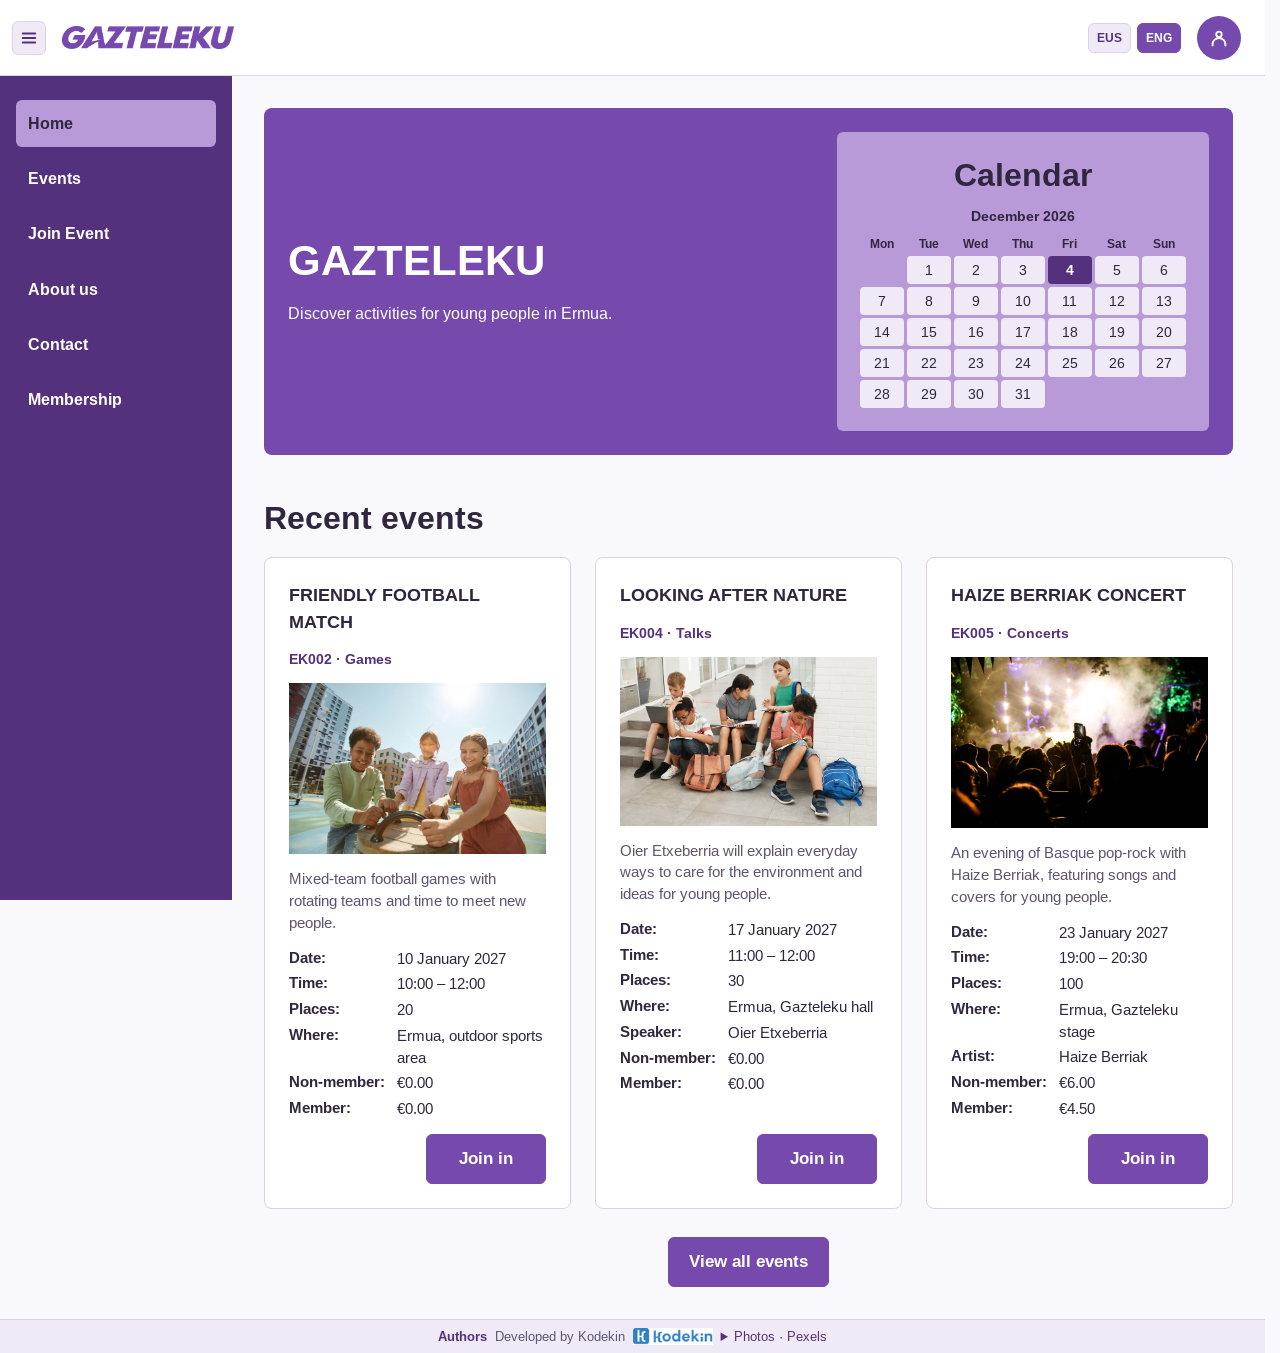
<file: GAZTELEKU_Web/index.html>
<!DOCTYPE html>
<html lang="en">
<head>
  <meta charset="utf-8">
  <meta name="viewport" content="width=device-width, initial-scale=1">
  <title>Gazteleku</title>
  <!-- Letra mota eta estiloak kargatzen dira / Load the font and styles -->
  <link rel="stylesheet" href="https://fonts.googleapis.com/css2?family=Arimo:wght@400;700&display=swap">
  <link rel="stylesheet" href="css/style.css">
</head>
<body>
<div class="app">

  <!-- Goiko barra / Top bar -->
  <header class="top">
    <button class="menu-btn" id="menu-btn" type="button" aria-controls="side" aria-expanded="true" aria-label="Menu">
      <svg width="18" height="18" viewBox="0 0 20 20" aria-hidden="true">
        <path d="M3 5h14M3 10h14M3 15h14"></path>
      </svg>
    </button>
    <a class="logo" href="#home" aria-label="Gazteleku · Home">
      <img src="images/Gazteleku_Logo.png" alt="Gazteleku" width="4231" height="565">
    </a>

    <div class="lang">
      <button type="button" data-lang="eu" lang="eu" aria-label="Euskara" aria-pressed="false">EUS</button>
      <button type="button" data-lang="en" lang="en" aria-label="English" aria-pressed="true" class="active">ENG</button>
    </div>

    <button class="avatar" id="account-btn" type="button" aria-haspopup="dialog" aria-controls="account-menu" aria-label="Account">
      <span id="avatar" hidden></span>
      <svg id="avatar-icon" width="22" height="22" viewBox="0 0 24 24" aria-hidden="true">
        <circle cx="12" cy="8" r="3"></circle>
        <path d="M5 21v-2a7 7 0 0 1 14 0v2"></path>
      </svg>
    </button>
  </header>

  <!-- Alboko menua / Side menu -->
  <aside class="side" id="side">
    <nav class="menu">
      <a href="#home" data-i18n="nav_home">Home</a>
      <a href="#events" data-i18n="nav_events">Events</a>
      <a href="#join" data-i18n="nav_join">Join Event</a>
      <a href="#about" data-i18n="nav_about">About us</a>
      <a href="#contact" data-i18n="nav_contact">Contact</a>
      <a href="#membership" data-i18n="nav_membership">Membership</a>
    </nav>
  </aside>

  <!-- Hemen webaren atalak daude / Here are the website sections -->
  <main>

    <!-- Hasiera: ongietorria eta ekintzak / Home: welcome and activities -->
    <section class="view" data-view="home">
      <div class="hero panel">
        <div class="hero-intro">
          <h1>GAZTELEKU</h1>
          <p data-i18n="home_intro">Discover activities for young people in Ermua.</p>
        </div>
        <div class="calendar">
          <h2 data-i18n="calendar">Calendar</h2>
          <!-- Hemen egutegiaren taula dago / Here is the calendar table -->
          <table class="calendar-table" id="calendar-table">
            <caption></caption>
            <thead>
              <tr>
                <th scope="col"></th>
                <th scope="col"></th>
                <th scope="col"></th>
                <th scope="col"></th>
                <th scope="col"></th>
                <th scope="col"></th>
                <th scope="col"></th>
              </tr>
            </thead>
            <tbody></tbody>
          </table>
        </div>
      </div>
      <h2 class="section-title" data-i18n="recent_events">Recent events</h2>
      <div class="cards" data-events="next"></div>
      <div class="top-gap view-events">
        <a class="btn accent" href="#events" data-i18n="view_all_events">View all events</a>
      </div>
    </section>

    <!-- Asteburuko eta udako ekintzak / Weekend and summer activities -->
    <section class="view" data-view="events">
      <h1 data-i18n="nav_events">Events</h1>
      <p class="lead" data-i18n="sample_activities">Example activities with fictional dates and participants.</p>
      <section class="event-group">
        <h2 class="section-title" data-i18n="weekend_events">Weekend activities</h2>
        <h3 class="event-subtitle" data-i18n="talk">Talks</h3>
        <div class="cards" data-events="talk"></div>
        <h3 class="event-subtitle" data-i18n="concert">Concerts</h3>
        <div class="cards" data-events="concert"></div>
        <h3 class="event-subtitle" data-i18n="game">Games</h3>
        <div class="cards" data-events="game"></div>
        <h3 class="event-subtitle" data-i18n="trip">Trips</h3>
        <div class="cards" data-events="trip"></div>
      </section>
      <section class="event-group">
        <h2 class="section-title" data-i18n="summer_events">Summer activities</h2>
        <h3 class="event-subtitle" data-i18n="daytime_events">Daytime activities</h3>
        <h4 class="event-subtitle" data-i18n="surf_intro">Introduction to surfing</h4>
        <div class="cards" data-events="surf_intro"></div>
        <h4 class="event-subtitle" data-i18n="paddle_surf">Paddle surfing</h4>
        <div class="cards" data-events="paddle_surf"></div>
        <h4 class="event-subtitle" data-i18n="mountain_trip">Mountain trips</h4>
        <div class="cards" data-events="mountain_trip"></div>
        <h3 class="event-subtitle" data-i18n="night_events">Night activities</h3>
        <div class="cards" data-events="night_activity"></div>
      </section>
    </section>

    <!-- Ekintza batean izena emateko formularioa / Form to join an activity -->
    <section class="view" data-view="join">
      <h1 data-i18n="nav_join">Join Event</h1>
      <form class="card-form join-form top-gap" id="join-form" novalidate>
        <label>
          <span data-i18n="event_type">Event type</span>
          <input name="eventType" readonly>
        </label>
        <label>
          <span data-i18n="nav_events">Events</span>
          <select name="eventChoice" required></select>
        </label>
        <fieldset class="join-prices">
          <legend data-i18n="price">Price</legend>
          <label>
            <span data-i18n="non_member_price">Non-member</span>
            <input name="price" readonly>
          </label>
          <label>
            <span data-i18n="member_price">Member</span>
            <input name="memberPrice" readonly>
          </label>
        </fieldset>
        <label>
          <span data-i18n="payment">Payment</span>
          <select name="payment" required>
            <option value="" data-i18n="choose_payment">Choose a payment method</option>
            <option value="cash" data-i18n="payment_cash">Cash</option>
            <option value="card" data-i18n="payment_card">Card</option>
          </select>
        </label>
        <p class="full join-person" id="join-person" hidden></p>
        <dl class="event-details full" id="join-details"></dl>
        <p class="event-description full" id="join-description"></p>
        <div class="actions">
          <button class="btn accent" type="submit" data-i18n="join_in">Join in</button>
        </div>
        <p class="status full" id="join-status" role="status"></p>
      </form>
    </section>

    <!-- Gaztelekuri buruzko informazioa eta taldea / Gazteleku information and team -->
    <section class="view" data-view="about">
      <h1 data-i18n="nav_about">ABOUT US</h1>
      <p class="lead" data-i18n="about_team">Example team profiles with fictional names and illustrative stock photos.</p>
      <h2 class="section-title" data-i18n="staff">Staff</h2>
      <div class="tiles" id="coordinators"></div>
    </section>

    <!-- Iradokizunak bidaltzeko formularioa eta kontaktua / Suggestion form and contact details -->
    <section class="view" data-view="contact">
      <h1 data-i18n="nav_contact">Contact</h1>
      <div class="split top-gap">
        <div class="box">
          <h2 data-i18n="suggestion">Suggestion</h2>
          <form id="contact-form" novalidate>
            <div class="stack">
              <label><span data-i18n="title_label">Title</span>
                <input name="title" required>
              </label>
              <label><span data-i18n="message_label">Message</span>
                <textarea name="message" required></textarea>
              </label>
              <div class="actions">
                <p class="status" id="contact-status"></p>
                <button class="btn accent" type="submit" data-i18n="send">Send</button>
              </div>
            </div>
          </form>
        </div>
        <div class="box">
          <h2 data-i18n="contact_info">Contact</h2>
          <p><strong data-i18n="email">Email</strong>: hello@example.com</p>
          <p><strong data-i18n="phone">Phone</strong>: +34 000 000 000</p>
          <p><strong>Instagram</strong>: @weborria</p>
          <p><strong data-i18n="location">Location</strong>: <span lang="eu">Ermua, Herriko plaza 1</span></p>
        </div>
      </div>
    </section>

    <!-- Bazkidearen eta tutorearen datuak / Member and tutor details -->
    <section class="view" data-view="membership">
      <h1 data-i18n="nav_membership">Membership</h1>
      <div class="box top-gap" id="membership-guest">
        <p data-i18n="membership_login">Log in to see your membership details.</p>
        <a class="btn accent" href="#login" data-i18n="login">Login</a>
      </div>
      <div class="split top-gap" id="membership-details" hidden>
        <section class="box">
          <h2 data-i18n="member_details">Member details</h2>
          <dl class="member-details" id="member-data">
            <dt data-i18n="id_number">ID</dt><dd data-field="idNumber"></dd>
            <dt data-i18n="name">Name</dt><dd data-field="name"></dd>
            <dt data-i18n="surname">Surname</dt><dd data-field="surname"></dd>
            <dt data-i18n="phone">Phone</dt><dd data-field="phone"></dd>
            <dt data-i18n="address">Address</dt><dd data-field="address"></dd>
            <dt data-i18n="country">Country</dt><dd data-field="country"></dd>
            <dt data-i18n="postal_code">Postal code</dt><dd data-field="postalCode"></dd>
            <dt data-i18n="birth">Birth date</dt><dd data-field="birth"></dd>
            <dt data-i18n="email">Email</dt><dd data-field="email"></dd>
          </dl>
        </section>
        <section class="box">
          <h2 data-i18n="tutor">Tutor</h2>
          <p id="no-tutor" data-i18n="no_tutor" hidden>No tutor is registered for this account.</p>
          <dl class="member-details" id="tutor-data" hidden>
            <dt data-i18n="id_number">ID</dt><dd data-field="idNumber"></dd>
            <dt data-i18n="name">Name</dt><dd data-field="name"></dd>
            <dt data-i18n="surname">Surname</dt><dd data-field="surname"></dd>
            <dt data-i18n="phone">Phone</dt><dd data-field="phone"></dd>
            <dt data-i18n="address">Address</dt><dd data-field="address"></dd>
            <dt data-i18n="country">Country</dt><dd data-field="country"></dd>
            <dt data-i18n="postal_code">Postal code</dt><dd data-field="postalCode"></dd>
            <dt data-i18n="birth">Birth date</dt><dd data-field="birth"></dd>
            <dt data-i18n="email">Email</dt><dd data-field="email"></dd>
            <dt data-i18n="tutor_id">Tutor ID</dt><dd data-field="tutorId"></dd>
          </dl>
        </section>
      </div>
    </section>

    <!-- Saioa hasteko formularioa / Login form -->
    <section class="view" data-view="login">
      <div class="narrow">
        <h1 data-i18n="login_title">Login</h1>
        <form class="card-form" id="login-form" novalidate>
          <label><span data-i18n="email">Email</span>
            <input name="email" type="email" required>
          </label>
          <label><span data-i18n="password">Password</span>
            <input name="password" type="password" required>
          </label>
          <div class="actions">
            <p class="status" id="login-status"></p>
            <button class="btn" type="button" id="fake-login-btn" data-i18n="fake_login">Fake log</button>
            <button class="btn accent" type="submit" data-i18n="login">Login</button>
          </div>
          <p class="switch"><span data-i18n="no_account">No account yet?</span> <a href="#signup" data-i18n="create_account">Create one</a></p>
        </form>
      </div>
    </section>

    <!-- Kontua sortzeko formularioa / Form to create an account -->
    <section class="view" data-view="signup">
      <div class="narrow wide">
        <h1 data-i18n="signup_title">Sign up</h1>
        <form class="card-form grid2" id="signup-form" novalidate>
          <label><span data-i18n="name">Name</span> <input name="name" required></label>
          <label><span data-i18n="surname">Surname</span> <input name="surname" required></label>
          <label><span data-i18n="birth">Birth date</span> <input id="birth" name="birth" type="date" required></label>
          <label><span data-i18n="id_number">ID</span> <input name="idNumber" required></label>
          <label><span data-i18n="phone">Phone</span> <input name="phone" type="tel"></label>
          <label><span data-i18n="country">Country</span> <input name="country" required></label>
          <label class="full"><span data-i18n="address">Address</span> <input name="address" required></label>
          <label><span data-i18n="postal_code">Postal code</span> <input name="postal" required></label>
          <label class="full"><span data-i18n="email">Email</span> <input name="email" type="email" required></label>
          <label><span data-i18n="password">Password</span> <input name="password" type="password" required minlength="8"></label>
          <label><span data-i18n="repeat_password">Repeat password</span> <input name="password2" type="password" required minlength="8"></label>
          <label class="check full"><input name="terms" type="checkbox" required> <span data-i18n="terms">I accept the terms and privacy policy</span></label>
          <div class="actions">
            <p class="status" id="signup-status"></p>
            <button class="btn accent" type="submit" data-i18n="signup">Sign up</button>
          </div>
          <p class="switch full"><span data-i18n="have_account">Already have an account?</span> <a href="#login" data-i18n="login">Login</a></p>
        </form>
      </div>
    </section>

    <!-- Kontuaren ezarpenak / Account settings -->
    <section class="view" data-view="settings">
      <h1 data-i18n="settings_title">Settings</h1>
      <div class="split top-gap">

        <form class="card-form" id="profile-form" novalidate>
          <h2 data-i18n="profile">Profile</h2>
          <label><span data-i18n="name">Name</span> <input name="name" required></label>
          <label><span data-i18n="surname">Surname</span> <input name="surname" required></label>
          <label><span data-i18n="email">Email</span> <input name="email" type="email" disabled></label>
          <label><span data-i18n="phone">Phone</span> <input name="phone" type="tel"></label>
          <div class="actions">
            <p class="status" id="profile-status"></p>
            <button class="btn accent" type="submit" data-i18n="save">Save</button>
          </div>
        </form>

        <form class="card-form" id="password-form" novalidate>
          <h2 data-i18n="change_password">Change password</h2>
          <label><span data-i18n="current_password">Current password</span> <input name="current" type="password" required></label>
          <label><span data-i18n="new_password">New password</span> <input name="next" type="password" required minlength="8"></label>
          <label><span data-i18n="repeat_password">Repeat password</span> <input name="next2" type="password" required minlength="8"></label>
          <div class="actions">
            <p class="status" id="password-status"></p>
            <button class="btn accent" type="submit" data-i18n="save">Save</button>
          </div>
        </form>

        <div class="card-form">
          <h2 data-i18n="preferences">Preferences</h2>
          <label><span data-i18n="language">Language</span>
            <select id="pref-lang">
              <option value="eu" data-i18n="basque">Basque</option>
              <option value="en" data-i18n="english">English</option>
            </select>
          </label>
          <label class="check"><input type="checkbox" id="pref-notify"> <span data-i18n="notify">Email me about new events</span></label>
          <div class="actions">
            <p class="status" id="prefs-status"></p>
            <button class="btn accent" type="button" id="prefs-save" data-i18n="save">Save</button>
          </div>
        </div>

      </div>
    </section>

  </main>
  <!-- Orriaren oina eta argazkien egileak / Page footer and photo credits -->
  <footer class="site-footer">
    <h2 data-i18n="credits">Authors</h2>
    <p data-i18n="developed_by">Developed by Kodekin</p>
    <img src="images/logo.png" alt="Kodekin" width="101" height="21">
    <details class="photo-credits">
      <summary data-i18n="photo_credits">Photos · Pexels</summary>
      <ul id="photo-credits-list"></ul>
    </details>
  </footer>
</div>

<!-- Kontuaren aukerak dituen leihoa / Window with account options -->
<dialog class="account-menu" id="account-menu" aria-labelledby="account-title">
  <div class="account-menu-content">
    <form method="dialog">
      <button class="account-close" id="account-close" type="submit" aria-label="Close">×</button>
    </form>
    <h2 id="account-title" data-i18n="account">Account</h2>
    <div class="menu-group" id="menu-guest">
      <a class="btn accent" href="#login" data-i18n="login">Login</a>
      <a class="btn" href="#signup" data-i18n="signup">Sign up</a>
    </div>
    <div class="menu-group" id="menu-user" hidden>
      <button class="btn danger" type="button" id="logout-btn" data-i18n="logout">Logout</button>
      <a class="btn" href="#settings" data-i18n="settings">Settings</a>
    </div>
  </div>
</dialog>

<!-- Adingabeen tutorearen datuak eskatzeko leihoa / Window to ask for a minor's tutor details -->
<div class="popup-backdrop" id="tutor-popup" hidden>
  <div class="popup-box">
    <form class="card-form grid2" id="tutor-form" novalidate>
      <h2 class="full" data-i18n="tutor">Tutor</h2>
      <label><span data-i18n="name">Name</span> <input name="name" required></label>
      <label><span data-i18n="surname">Surname</span> <input name="surname" required></label>
      <label><span data-i18n="birth">Birth date</span> <input name="birth" type="date" required></label>
      <label><span data-i18n="id_number">ID</span> <input name="idNumber" required></label>
      <label><span data-i18n="phone">Phone</span> <input name="phone" type="tel" required></label>
      <label><span data-i18n="country">Country</span> <input name="country" required></label>
      <label class="full"><span data-i18n="address">Address</span> <input name="address" required></label>
      <label><span data-i18n="postal_code">Postal code</span> <input name="postal" required></label>
      <label class="full"><span data-i18n="email">Email</span> <input name="email" type="email" required></label>
      <div class="actions">
        <p class="status" id="tutor-status"></p>
        <button class="btn" type="button" id="tutor-cancel" data-i18n="cancel">Cancel</button>
        <button class="btn accent" type="submit" data-i18n="send">Send</button>
      </div>
    </form>
  </div>
</div>

<!-- JavaScript fitxategiak kargatzen dira / Load the JavaScript files -->
<script src="js/events.js"></script>
<script src="js/app.js"></script>
</body>
</html>
</file>
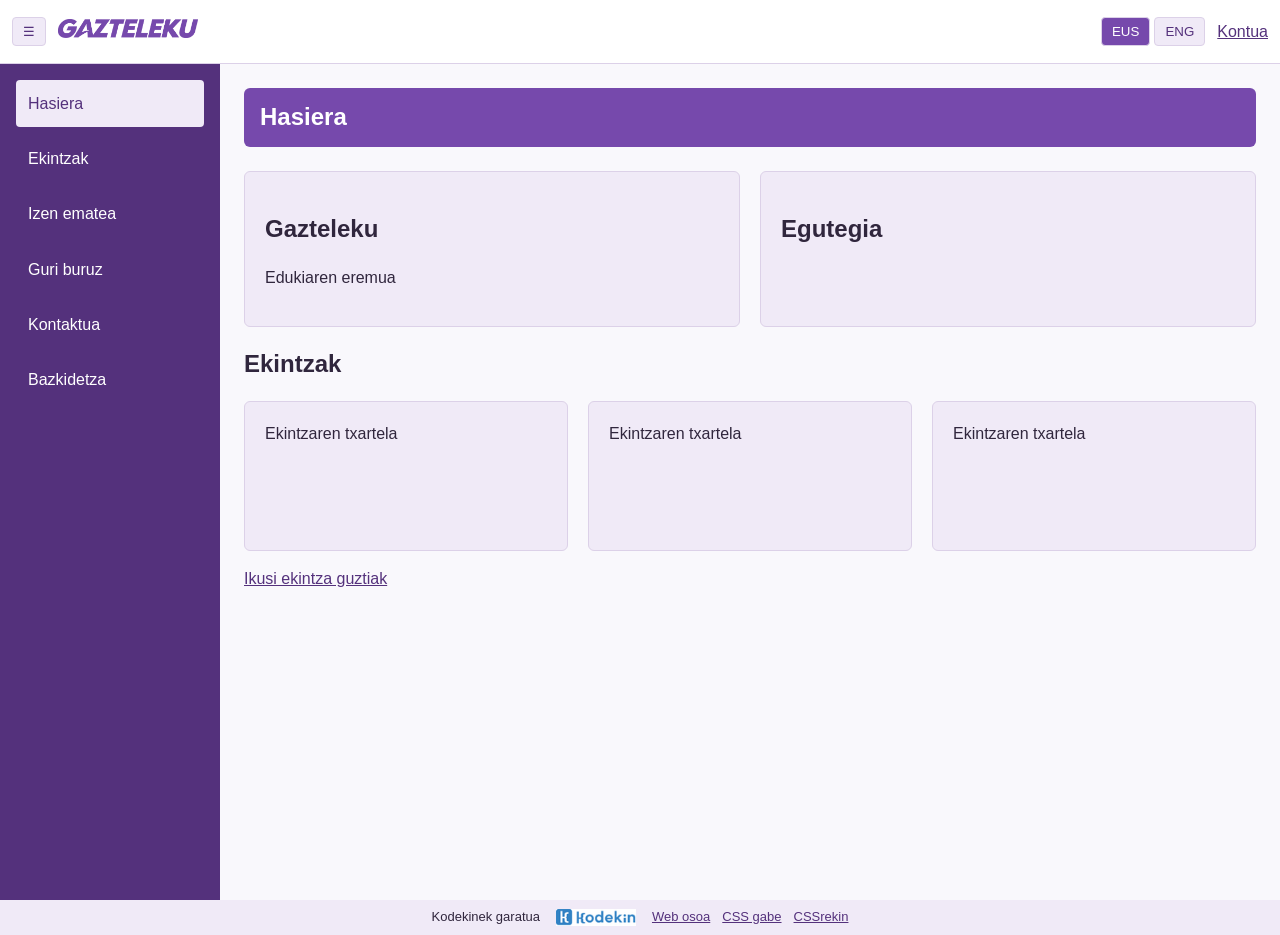
<file: GAZTELEKU_Web/layout/layout-con-css.html>
<!DOCTYPE html>
<html lang="eu">
<head>
  <meta charset="utf-8">
  <meta name="viewport" content="width=device-width, initial-scale=1">
  <title>Gazteleku · Layout</title>
  <!-- Estiloen fitxategia kargatzen da / Load the style file -->
  <link rel="stylesheet" href="../css/layout.css">
</head>
<body>
  <div class="layout">
    <!-- Goiko barra / Top bar -->
    <header class="layout-top">
      <button id="layout-menu-btn" type="button" aria-controls="layout-side" aria-expanded="true" aria-label="Menua">☰</button>
      <a href="#home"><img src="../images/Gazteleku_Logo.png" alt="Gazteleku" width="140" height="19"></a>
      <div class="layout-languages">
        <button type="button" data-lang="eu" lang="eu" aria-pressed="true">EUS</button>
        <button type="button" data-lang="en" lang="en" aria-pressed="false">ENG</button>
      </div>
      <a href="#login" data-i18n="account">Kontua</a>
    </header>

    <!-- Alboko menua / Side menu -->
    <aside class="layout-side" id="layout-side">
      <nav>
        <a href="#home" data-i18n="home">Hasiera</a>
        <a href="#events" data-i18n="events">Ekintzak</a>
        <a href="#join" data-i18n="join">Izen ematea</a>
        <a href="#about" data-i18n="about">Guri buruz</a>
        <a href="#contact" data-i18n="contact">Kontaktua</a>
        <a href="#membership" data-i18n="membership">Bazkidetza</a>
      </nav>
    </aside>

    <main class="layout-main">
      <!-- Hasierako atala / Home section -->
      <section data-panel="home">
        <h1 data-i18n="home">Hasiera</h1>
        <div class="layout-columns">
          <div class="layout-box"><h2>Gazteleku</h2><p data-i18n="content">Edukiaren eremua</p></div>
          <div class="layout-box"><h2 data-i18n="calendar">Egutegia</h2></div>
        </div>
        <h2 data-i18n="events">Ekintzak</h2>
        <div class="layout-cards">
          <article class="layout-box" data-i18n="event_card">Ekintzaren txartela</article>
          <article class="layout-box" data-i18n="event_card">Ekintzaren txartela</article>
          <article class="layout-box" data-i18n="event_card">Ekintzaren txartela</article>
        </div>
        <p><a href="#events" data-i18n="all_events">Ikusi ekintza guztiak</a></p>
      </section>

      <!-- Ekintzen atala / Activities section -->
      <section data-panel="events" hidden>
        <h1 data-i18n="events">Ekintzak</h1>
        <div class="layout-columns">
          <div class="layout-box"><h2 data-i18n="weekend">Asteburukoak</h2><p data-i18n="content">Edukiaren eremua</p></div>
          <div class="layout-box"><h2 data-i18n="summer">Udakoak</h2><p data-i18n="content">Edukiaren eremua</p></div>
        </div>
        <p><a href="#join" data-i18n="join">Izen ematea</a></p>
      </section>

      <!-- Izena emateko atala / Registration section -->
      <section data-panel="join" hidden>
        <h1 data-i18n="join">Izen ematea</h1>
        <div class="layout-box"><h2 data-i18n="registration">Izen-ematearen eremua</h2><p data-i18n="content">Edukiaren eremua</p></div>
      </section>

      <!-- Taldearen atala / Team section -->
      <section data-panel="about" hidden>
        <h1 data-i18n="about">Guri buruz</h1>
        <h2 data-i18n="staff">Langileak</h2>
        <div class="layout-cards">
          <div class="layout-box" data-i18n="staff_card">Langilearen txartela</div>
          <div class="layout-box" data-i18n="staff_card">Langilearen txartela</div>
          <div class="layout-box" data-i18n="staff_card">Langilearen txartela</div>
        </div>
      </section>

      <!-- Kontaktuaren atala / Contact section -->
      <section data-panel="contact" hidden>
        <h1 data-i18n="contact">Kontaktua</h1>
        <div class="layout-columns">
          <div class="layout-box"><h2 data-i18n="suggestion">Iradokizuna</h2></div>
          <div class="layout-box"><h2 data-i18n="location">Kokapena</h2></div>
        </div>
      </section>

      <!-- Bazkidearen eta tutorearen datuak / Member and tutor details -->
      <section data-panel="membership" hidden>
        <h1 data-i18n="membership">Bazkidetza</h1>
        <div class="layout-columns">
          <div class="layout-box"><h2 data-i18n="profile">Bazkidearen datuak</h2></div>
          <div class="layout-box"><h2 data-i18n="tutor">Tutorea</h2></div>
        </div>
      </section>

      <!-- Saioa hasteko atala / Login section -->
      <section data-panel="login" hidden>
        <h1 data-i18n="login">Saioa hasi</h1>
        <div class="layout-box">
          <p data-i18n="content">Edukiaren eremua</p>
          <a href="#signup" data-i18n="signup">Eman izena</a>
          <a href="#settings" data-i18n="settings">Ezarpenak</a>
        </div>
      </section>

      <!-- Kontua sortzeko atala / Sign-up section -->
      <section data-panel="signup" hidden>
        <h1 data-i18n="signup">Eman izena</h1>
        <div class="layout-box"><p data-i18n="content">Edukiaren eremua</p></div>
      </section>

      <!-- Kontuaren ezarpenak / Account settings -->
      <section data-panel="settings" hidden>
        <h1 data-i18n="settings">Ezarpenak</h1>
        <div class="layout-box"><p data-i18n="content">Edukiaren eremua</p></div>
      </section>
    </main>

    <!-- Orriaren oina / Page footer -->
    <footer class="layout-footer">
      <span data-i18n="credit">Kodekinek garatua</span>
      <img src="../images/logo.png" alt="Kodekin" width="80" height="17">
      <nav>
        <a href="../index.html" data-i18n="full_site">Web osoa</a>
        <a href="layout-sin-css.html" data-i18n="without_css">CSS gabe</a>
        <a href="layout-con-css.html" data-i18n="with_css">CSSrekin</a>
      </nav>
    </footer>
  </div>
  <!-- JavaScript fitxategia kargatzen da / Load the JavaScript file -->
  <script src="../js/layout.js"></script>
</body>
</html>
</file>
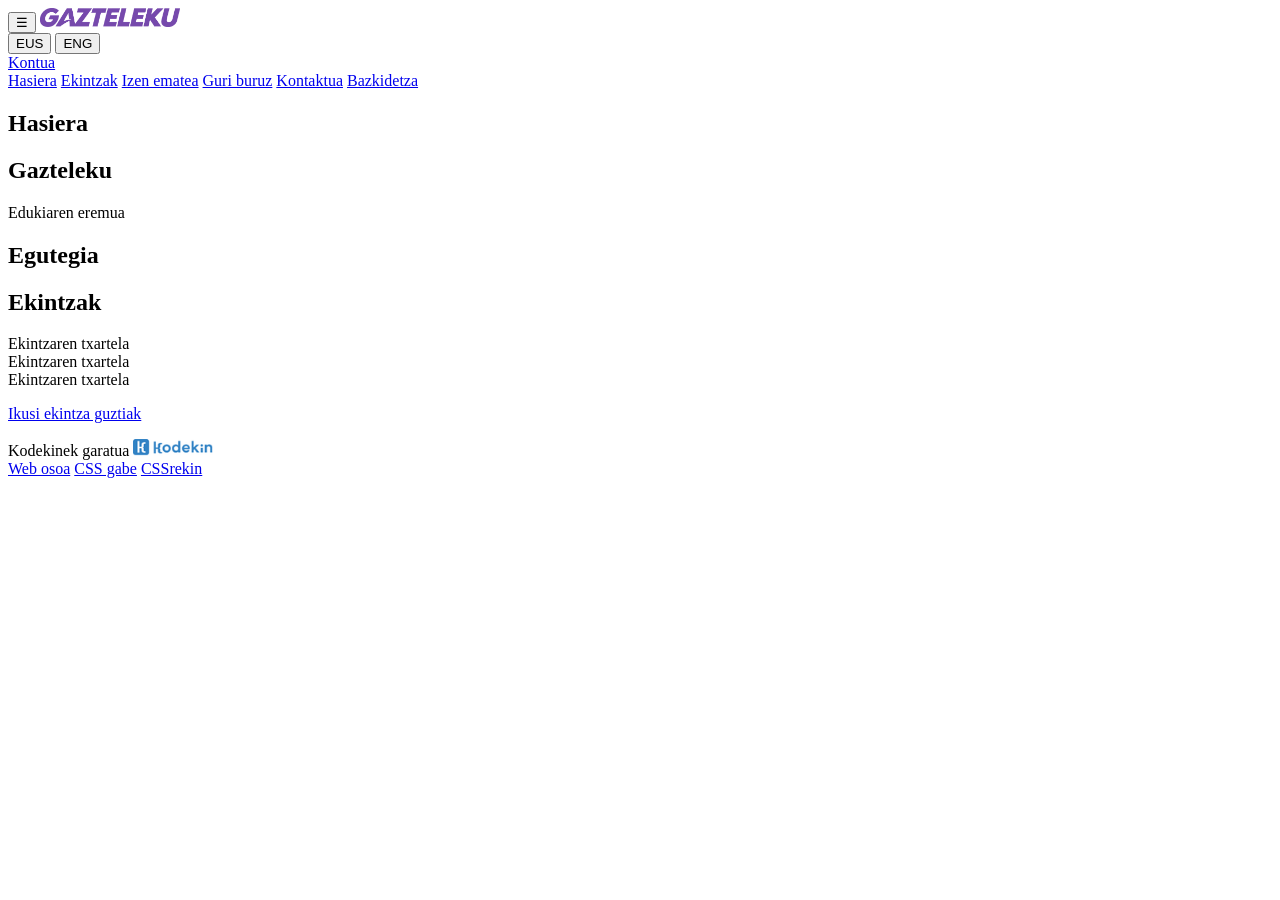
<file: GAZTELEKU_Web/layout/layout-sin-css.html>
<!DOCTYPE html>
<html lang="eu">
<head>
  <meta charset="utf-8">
  <meta name="viewport" content="width=device-width, initial-scale=1">
  <title>Gazteleku · Layout</title>
</head>
<body>
  <div class="layout">
    <!-- Goiko barra / Top bar -->
    <header class="layout-top">
      <button id="layout-menu-btn" type="button" aria-controls="layout-side" aria-expanded="true" aria-label="Menua">☰</button>
      <a href="#home"><img src="../images/Gazteleku_Logo.png" alt="Gazteleku" width="140" height="19"></a>
      <div class="layout-languages">
        <button type="button" data-lang="eu" lang="eu" aria-pressed="true">EUS</button>
        <button type="button" data-lang="en" lang="en" aria-pressed="false">ENG</button>
      </div>
      <a href="#login" data-i18n="account">Kontua</a>
    </header>

    <!-- Alboko menua / Side menu -->
    <aside class="layout-side" id="layout-side">
      <nav>
        <a href="#home" data-i18n="home">Hasiera</a>
        <a href="#events" data-i18n="events">Ekintzak</a>
        <a href="#join" data-i18n="join">Izen ematea</a>
        <a href="#about" data-i18n="about">Guri buruz</a>
        <a href="#contact" data-i18n="contact">Kontaktua</a>
        <a href="#membership" data-i18n="membership">Bazkidetza</a>
      </nav>
    </aside>

    <main class="layout-main">
      <!-- Hasierako atala / Home section -->
      <section data-panel="home">
        <h1 data-i18n="home">Hasiera</h1>
        <div class="layout-columns">
          <div class="layout-box"><h2>Gazteleku</h2><p data-i18n="content">Edukiaren eremua</p></div>
          <div class="layout-box"><h2 data-i18n="calendar">Egutegia</h2></div>
        </div>
        <h2 data-i18n="events">Ekintzak</h2>
        <div class="layout-cards">
          <article class="layout-box" data-i18n="event_card">Ekintzaren txartela</article>
          <article class="layout-box" data-i18n="event_card">Ekintzaren txartela</article>
          <article class="layout-box" data-i18n="event_card">Ekintzaren txartela</article>
        </div>
        <p><a href="#events" data-i18n="all_events">Ikusi ekintza guztiak</a></p>
      </section>

      <!-- Ekintzen atala / Activities section -->
      <section data-panel="events" hidden>
        <h1 data-i18n="events">Ekintzak</h1>
        <div class="layout-columns">
          <div class="layout-box"><h2 data-i18n="weekend">Asteburukoak</h2><p data-i18n="content">Edukiaren eremua</p></div>
          <div class="layout-box"><h2 data-i18n="summer">Udakoak</h2><p data-i18n="content">Edukiaren eremua</p></div>
        </div>
        <p><a href="#join" data-i18n="join">Izen ematea</a></p>
      </section>

      <!-- Izena emateko atala / Registration section -->
      <section data-panel="join" hidden>
        <h1 data-i18n="join">Izen ematea</h1>
        <div class="layout-box"><h2 data-i18n="registration">Izen-ematearen eremua</h2><p data-i18n="content">Edukiaren eremua</p></div>
      </section>

      <!-- Taldearen atala / Team section -->
      <section data-panel="about" hidden>
        <h1 data-i18n="about">Guri buruz</h1>
        <h2 data-i18n="staff">Langileak</h2>
        <div class="layout-cards">
          <div class="layout-box" data-i18n="staff_card">Langilearen txartela</div>
          <div class="layout-box" data-i18n="staff_card">Langilearen txartela</div>
          <div class="layout-box" data-i18n="staff_card">Langilearen txartela</div>
        </div>
      </section>

      <!-- Kontaktuaren atala / Contact section -->
      <section data-panel="contact" hidden>
        <h1 data-i18n="contact">Kontaktua</h1>
        <div class="layout-columns">
          <div class="layout-box"><h2 data-i18n="suggestion">Iradokizuna</h2></div>
          <div class="layout-box"><h2 data-i18n="location">Kokapena</h2></div>
        </div>
      </section>

      <!-- Bazkidearen eta tutorearen datuak / Member and tutor details -->
      <section data-panel="membership" hidden>
        <h1 data-i18n="membership">Bazkidetza</h1>
        <div class="layout-columns">
          <div class="layout-box"><h2 data-i18n="profile">Bazkidearen datuak</h2></div>
          <div class="layout-box"><h2 data-i18n="tutor">Tutorea</h2></div>
        </div>
      </section>

      <!-- Saioa hasteko atala / Login section -->
      <section data-panel="login" hidden>
        <h1 data-i18n="login">Saioa hasi</h1>
        <div class="layout-box">
          <p data-i18n="content">Edukiaren eremua</p>
          <a href="#signup" data-i18n="signup">Eman izena</a>
          <a href="#settings" data-i18n="settings">Ezarpenak</a>
        </div>
      </section>

      <!-- Kontua sortzeko atala / Sign-up section -->
      <section data-panel="signup" hidden>
        <h1 data-i18n="signup">Eman izena</h1>
        <div class="layout-box"><p data-i18n="content">Edukiaren eremua</p></div>
      </section>

      <!-- Kontuaren ezarpenak / Account settings -->
      <section data-panel="settings" hidden>
        <h1 data-i18n="settings">Ezarpenak</h1>
        <div class="layout-box"><p data-i18n="content">Edukiaren eremua</p></div>
      </section>
    </main>

    <!-- Orriaren oina / Page footer -->
    <footer class="layout-footer">
      <span data-i18n="credit">Kodekinek garatua</span>
      <img src="../images/logo.png" alt="Kodekin" width="80" height="17">
      <nav>
        <a href="../index.html" data-i18n="full_site">Web osoa</a>
        <a href="layout-sin-css.html" data-i18n="without_css">CSS gabe</a>
        <a href="layout-con-css.html" data-i18n="with_css">CSSrekin</a>
      </nav>
    </footer>
  </div>
  <!-- JavaScript fitxategia kargatzen da / Load the JavaScript file -->
  <script src="../js/layout.js"></script>
</body>
</html>
</file>
<file: GAZTELEKU_Web/css/style.css>
/* Webaren itxura hemen dago / The website styles are here */

/* Web osoan erabiltzen diren koloreak / Colors used across the website */
:root {
  --purple: #7649ac;
  --purple-dark: #54317c;
  --purple-mid: #b99ad9;
  --lavender: #f0eaf7;
  --background: #f9f8fc;
  --white: #ffffff;
  --text: #30263d;
  --muted: #60536d;
  --border: #dcd1e8;
  --red: #b00020;
}

/* Oinarrizko estiloak / Basic styles */

/* Barruko tartea eta ertzak zabaleran sartzen dira / Include padding and borders in the width */
* {
  box-sizing: border-box;
}

html {
  scrollbar-gutter: stable;
}

html:has(.account-menu[open]) {
  overflow: hidden;
  background: #77757a;
}

/* Orriaren letra eta atzeko kolorea / Page font and background color */
body {
  margin: 0;
  background: var(--background);
  color: var(--text);
  font-family: "Arimo", Arial, sans-serif;
  font-weight: 700;
  font-size: 16px;
  line-height: 1.45;
}

h1, h2, h3, p {
  margin: 0;
}

button, input, textarea, select {
  font: inherit;
  color: inherit;
}

button {
  cursor: pointer;
}

a {
  color: inherit;
}

/* Ezkutuko elementuak ez dira erakusten / Do not show hidden elements */
[hidden] {
  display: none !important;
}

/* Menua eta edukia zutabeetan jartzen dira / Put the menu and content in columns */
.app {
  --header-height: 76px;
  display: grid;
  grid-template-columns: auto minmax(0, 1fr);
  grid-template-rows: auto 1fr auto;
  min-height: 100vh;
}

/* Goiko barra / Top bar */
/* Goiko barrak zabalera osoa hartzen du / The top bar takes the full width */
.top {
  grid-column: 1 / -1;
  position: sticky;
  top: 0;
  z-index: 6;
  display: flex;
  align-items: center;
  gap: 16px;
  background: var(--white);
  border-bottom: 1px solid var(--border);
  height: var(--header-height);
  padding: 0 24px 0 12px;
}

.logo {
  display: block;
  width: 172px;
}

.logo img {
  display: block;
  width: 100%;
  height: auto;
}

.avatar {
  flex-shrink: 0;
  width: 44px;
  height: 44px;
  border: 0;
  border-radius: 50%;
  padding: 0;
  background: var(--purple);
  color: var(--white);
  display: grid;
  place-items: center;
  font-size: 19px;
  text-transform: uppercase;
}

/* Kontuaren leihoa erdian jartzen da / Center the account window */
.account-menu {
  width: min(360px, calc(100% - 32px));
  background: var(--white);
  color: var(--text);
  border: 1px solid var(--border);
  border-radius: 8px;
  padding: 0;
}

.account-menu::backdrop {
  background: rgba(48, 46, 51, 0.65);
}

.account-menu-content {
  padding: 24px;
  display: grid;
  gap: 16px;
  text-align: center;
}

.menu-group {
  display: grid;
  gap: 12px;
}

.account-menu .btn {
  width: 100%;
}

.account-close {
  position: absolute;
  top: 8px;
  right: 8px;
  display: grid;
  place-items: center;
  width: 32px;
  height: 32px;
  padding: 0;
  border: 0;
  border-radius: 6px;
  background: transparent;
  color: var(--purple-dark);
  font-size: 24px;
  line-height: 1;
}

.account-close:hover,
.account-close:focus-visible {
  background: var(--lavender);
}

/* Tutorearen leihoa eta atzeko geruza iluna / Tutor window and dark background layer */
.popup-backdrop {
  position: fixed;
  inset: 0;
  background: rgba(0, 0, 0, 0.5);
  display: flex;
  align-items: center;
  justify-content: center;
  padding: 16px;
  z-index: 10;
}

.popup-box {
  width: 100%;
  max-width: 860px;
  max-height: 90vh;
  overflow-y: auto;
}

.menu-btn,
.lang button {
  border: 1px solid var(--border);
  border-radius: 6px;
  background: var(--lavender);
  color: var(--purple-dark);
}

.menu-btn {
  display: grid;
  place-items: center;
  flex-shrink: 0;
  width: 34px;
  height: 34px;
  padding: 0;
}

.menu-btn svg,
.avatar svg {
  fill: none;
  stroke: currentColor;
  stroke-width: 2;
}

.menu-btn svg {
  stroke-linecap: round;
}

/* Alboko menua / Side menu */
.side {
  grid-row: 2;
  position: sticky;
  top: var(--header-height);
  align-self: start;
  width: 232px;
  height: calc(100vh - var(--header-height));
  overflow-y: auto;
  padding: 24px 16px;
  background: var(--purple-dark);
  color: var(--white);
}

.menu {
  display: flex;
  flex-direction: column;
  gap: 8px;
}

.menu a {
  display: block;
  text-decoration: none;
  padding: 12px;
  border-radius: 6px;
}

.menu a:hover,
.menu a:focus-visible {
  background: var(--purple);
}

/* Uneko atalaren esteka markatzen da / Highlight the current section link */
.menu a.active {
  background: var(--purple-mid);
  color: var(--text);
}

/* Hizkuntzak eta kontua eskuinean jartzen dira / Put languages and account on the right */
.lang {
  margin-left: auto;
  display: flex;
  gap: 6px;
}

.lang button {
  min-height: 30px;
  padding: 0 8px;
  font-size: 12px;
}

.lang button.active {
  background: var(--purple);
  border-color: var(--purple);
  color: var(--white);
}

/* Eduki nagusia / Main content */
main {
  grid-column: 2;
  grid-row: 2;
  padding: 32px;
}

.site-footer {
  grid-column: 1 / -1;
  grid-row: 3;
  position: relative;
  z-index: 7;
  display: flex;
  flex-wrap: wrap;
  align-items: center;
  justify-content: center;
  gap: 4px 8px;
  padding: 8px 12px;
  border-top: 1px solid var(--border);
  background: var(--lavender);
  color: var(--muted);
  text-align: center;
  font-size: 13px;
  line-height: 1.35;
  font-weight: 400;
}

.site-footer h2 {
  color: var(--purple-dark);
  font-size: inherit;
}

.site-footer img {
  display: block;
  width: 80px;
  height: auto;
}

.photo-credits summary {
  color: var(--purple-dark);
  cursor: pointer;
}

.photo-credits[open] {
  flex-basis: 100%;
}

.photo-credits ul {
  display: flex;
  flex-wrap: wrap;
  justify-content: center;
  gap: 6px 18px;
  margin: 8px 0 0;
  padding: 0;
  list-style: none;
}

/* Aukeratutako atala bakarrik erakusten da / Only show the selected section */
.view {
  display: none;
}

.view.active {
  display: block;
}

.view h1 {
  font-size: 42px;
  line-height: 1.1;
}

.view:not([data-view="home"]) h1 {
  padding: 14px 20px;
  border-radius: 8px;
  background: var(--purple);
  color: var(--white);
}

.narrow > h1 {
  margin-bottom: 16px;
}

.view h2 {
  font-size: 32px;
  margin-bottom: 16px;
}

.lead {
  font-size: 19px;
  font-weight: 400;
  max-width: 700px;
  margin-top: 14px;
  color: var(--muted);
}

.section-title {
  margin: 28px 0 16px;
  font-size: 28px;
}

.top-gap {
  margin-top: 28px;
}

.event-group {
  margin-top: 32px;
}

.event-subtitle {
  margin: 24px 0 16px;
  color: var(--purple-dark);
  font-size: 20px;
}

.event-group h4 {
  font-size: 18px;
}

.card .event-kind,
.tile .staff-role,
.join-person {
  color: var(--purple-dark);
  font-size: 14px;
}

.view-events {
  text-align: center;
}

/* Ongietorria eta egutegia koadro berean / Welcome and calendar in the same box */
.hero.panel {
  display: grid;
  grid-template-columns: 1.4fr 1fr;
  align-items: center;
  gap: 28px;
  margin-bottom: 40px;
}

.hero-intro {
  display: flex;
  flex-direction: column;
  gap: 18px;
  min-width: 0;
}

.panel {
  background: var(--purple);
  color: var(--white);
  border-radius: 8px;
  min-height: 240px;
  padding: 24px;
  display: flex;
  flex-direction: column;
  justify-content: flex-end;
  gap: 18px;
  min-width: 0;
}

.hero .calendar {
  display: flex;
  flex-direction: column;
  background: var(--purple-mid);
  color: var(--text);
  padding: 20px;
  border-radius: 6px;
  min-width: 0;
  justify-content: center;
  align-items: center;
  text-align: center;
  gap: 8px;
}

.panel h1 {
  font-size: 42px;
}

.calendar h2 {
  margin-bottom: 0;
}

.calendar-table {
  width: 100%;
  max-width: 340px;
  table-layout: fixed;
  border-spacing: 3px;
  font-size: 14px;
}

.calendar-table caption {
  padding-bottom: 4px;
}

.calendar-table th {
  font-size: 12px;
}

.calendar-table td {
  background: var(--lavender);
  border-radius: 4px;
  height: 28px;
  font-weight: 400;
}

.calendar-table td:empty {
  background: transparent;
}

.calendar-table td[aria-current="date"] {
  background: var(--purple-dark);
  color: var(--white);
  font-weight: 700;
}

.panel p {
  font-weight: 400;
  max-width: 560px;
}

/* Ekintzak eta koordinatzaileak zutabeetan / Activities and coordinators in columns */
.cards,
.tiles {
  display: grid;
  grid-template-columns: repeat(3, minmax(0, 1fr));
  gap: 24px;
}

.card,
.box,
.tile,
.card-form {
  background: var(--white);
  border: 1px solid var(--border);
  border-radius: 8px;
}

.card {
  padding: 24px;
  display: flex;
  flex-direction: column;
  gap: 14px;
}

.card .name {
  font-size: 18px;
  text-transform: uppercase;
}

.card .img {
  background: var(--lavender);
  aspect-ratio: 16 / 10;
  width: 100%;
}

/* Irudia mozten da, luzatu gabe / Crop the image without stretching it */
.card .img img,
.tile .img img {
  width: 100%;
  height: 100%;
  object-fit: cover;
  display: block;
}

.card dl,
.event-details {
  margin: 0;
  display: grid;
  grid-template-columns: auto 1fr;
  gap: 4px 12px;
  font-size: 15px;
}

.card dd,
.event-details dd {
  margin: 0;
  font-weight: 400;
}

.event-description {
  font-size: 15px;
  font-weight: 400;
  color: var(--muted);
  overflow-wrap: anywhere;
}

/* Izena emateko botoia txartelaren behean / Join button at the bottom of the card */
.card .foot {
  margin-top: auto;
  display: flex;
  justify-content: flex-end;
}

/* Botoien estiloa / Button styles */
.btn {
  display: inline-flex;
  align-items: center;
  justify-content: center;
  min-width: 120px;
  height: 50px;
  padding: 0 20px;
  border: 1px solid var(--border);
  border-radius: 6px;
  background: var(--lavender);
  text-decoration: none;
  color: var(--purple-dark);
  font-size: 17px;
}

.btn.accent {
  background: var(--purple);
  border-color: var(--purple);
  color: var(--white);
}

/* Saioa ixteko botoi gorria / Red logout button */
.btn.danger {
  background: #faedf0;
  color: var(--red);
}

.btn:hover {
  filter: brightness(0.96);
}

/* Koadro zuriak eta bi zutabeko banaketa / White boxes and two columns */
.split {
  display: grid;
  grid-template-columns: 1fr 1fr;
  gap: 24px;
}

.box {
  padding: 28px;
}

.box p {
  font-weight: 400;
  color: var(--muted);
  margin-bottom: 12px;
}

.box p strong {
  color: var(--text);
}

.member-details {
  display: grid;
  grid-template-columns: minmax(0, 2fr) minmax(0, 3fr);
  gap: 8px 12px;
  margin: 0;
  overflow-wrap: anywhere;
}

.member-details dd {
  margin: 0;
  font-weight: 400;
}

.tiles {
  margin-top: 24px;
}

.tile {
  padding: 24px 20px;
  text-align: center;
}

.tile .img {
  background: var(--lavender);
  height: 190px;
  margin-bottom: 14px;
  border-radius: 6px;
  overflow: hidden;
}

.tile .img img {
  object-position: center 35%;
}

.tile p {
  font-weight: 400;
  color: var(--muted);
}

/* Formularioen estiloa / Form styles */
.narrow {
  max-width: 520px;
}

.narrow.wide {
  max-width: 860px;
}

.card-form {
  padding: 28px;
  display: grid;
  gap: 16px;
}

.join-form {
  max-width: 760px;
  grid-template-columns: minmax(216px, 2fr) minmax(0, 3fr);
}

.join-form > label {
  align-content: space-between;
}

.join-prices {
  display: grid;
  grid-template-columns: repeat(2, minmax(0, 1fr));
  gap: 8px;
  min-width: 0;
  margin: 0;
  padding: 0;
  border: 0;
}

.join-prices legend {
  padding: 0;
  margin-bottom: 6px;
  font-size: 15px;
}

.join-prices label {
  font-size: 13px;
}

.join-form select {
  min-width: 0;
}

.join-form input[readonly] {
  background: var(--lavender);
}

/* Formularioa bi zutabetan jartzen da / Put the form in two columns */
.card-form.grid2 {
  grid-template-columns: 1fr 1fr;
}

.card-form h2 {
  margin-bottom: 4px;
}

.stack {
  display: grid;
  gap: 14px;
}

label {
  display: grid;
  gap: 6px;
  font-size: 15px;
}

label.check {
  display: flex;
  align-items: center;
  gap: 10px;
  font-weight: 400;
}

input, select, textarea {
  width: 100%;
  height: 46px;
  padding: 0 12px;
  border: 1px solid #9f8eaf;
  border-radius: 6px;
  background: var(--white);
  font-weight: 400;
}

input[type="checkbox"] {
  width: auto;
  height: auto;
}

input:disabled {
  background: var(--lavender);
}

textarea {
  height: 140px;
  padding: 10px 12px;
  resize: vertical;
}

/* Elementuak zabalera osoa hartzen du / The item takes the full width */
.full {
  grid-column: 1 / -1;
}

.actions {
  grid-column: 1 / -1;
  display: flex;
  flex-wrap: wrap;
  justify-content: flex-end;
  align-items: center;
  gap: 12px;
}

/* Formularioaren mezua; errorea bada, gorriz / Form message; red if there is an error */
.status {
  font-weight: 400;
  width: 100%;
}

.status:empty {
  display: none;
}

.status.error {
  color: var(--red);
}

.switch {
  font-weight: 400;
  color: var(--muted);
}

/* Pantaila txikietan menua edukiaren gainean / Menu above the content on small screens */
@media (max-width: 900px) {
  .app {
    --header-height: 64px;
    grid-template-columns: minmax(0, 1fr);
  }

  .side {
    position: fixed;
    z-index: 4;
    left: 0;
    width: 100%;
    height: auto;
    max-height: calc(100vh - var(--header-height));
    padding: 16px;
  }

  .menu {
    display: grid;
    grid-template-columns: repeat(2, minmax(0, 1fr));
  }

  .hero.panel,
  .split {
    grid-template-columns: 1fr;
  }

  main {
    grid-column: 1;
    padding: 24px 16px;
  }

  .view h1 {
    font-size: 32px;
  }

  .view h2 {
    font-size: 24px;
  }

  .section-title {
    font-size: 22px;
  }
}

@media (min-width: 901px) and (max-width: 1130px), (max-width: 850px) {
  .cards,
  .tiles {
    grid-template-columns: repeat(2, minmax(0, 1fr));
  }
}

@media (max-width: 620px) {
  .cards,
  .tiles {
    grid-template-columns: 1fr;
  }
}

/* 560 px edo gutxiagoko pantailetarako / For screens of 560 px or less */
@media (max-width: 560px) {
  .top {
    gap: 8px;
    padding: 0 12px;
  }

  .logo {
    width: 118px;
  }

  .card-form.grid2 {
    grid-template-columns: 1fr;
  }

  .join-form {
    grid-template-columns: 1fr;
    padding: 20px;
  }

  .full,
  .actions {
    grid-column: 1 / -1;
  }

  .avatar {
    width: 44px;
    height: 44px;
    font-size: 16px;
  }
}
</file>
<file: GAZTELEKU_Web/css/layout.css>
/* Webaren koloreak / Website colors */
:root {
  --purple: #7649ac;
  --purple-dark: #54317c;
  --lavender: #f0eaf7;
  --background: #f9f8fc;
  --text: #30263d;
}

/* Barruko tartea eta ertzak zabaleran sartzen dira / Include padding and borders in the width */

* {
  box-sizing: border-box;
}

/* Orriaren letra eta atzeko kolorea / Page font and background color */

body {
  margin: 0;
  color: var(--text);
  background: var(--background);
  font: 16px/1.45 Arial, sans-serif;
}

/* Ezkutuko atalak ez dira erakusten / Do not show hidden sections */

[hidden] {
  display: none !important;
}

/* Botoien estiloa / Button styles */

button {
  padding: 6px 10px;
  border: 1px solid #dcd1e8;
  border-radius: 4px;
  color: var(--purple-dark);
  background: var(--lavender);
  cursor: pointer;
}

/* Menua eta edukia zutabeetan / Menu and content in columns */

.layout {
  display: grid;
  grid-template-columns: auto minmax(0, 1fr);
  grid-template-rows: auto 1fr auto;
  min-height: 100vh;
}

/* Goiko barra / Top bar */

.layout-top {
  grid-column: 1 / -1;
  position: sticky;
  top: 0;
  z-index: 2;
  display: flex;
  align-items: center;
  gap: 12px;
  min-height: 64px;
  padding: 12px;
  background: white;
  border-bottom: 1px solid #dcd1e8;
}

.layout-languages {
  display: flex;
  gap: 4px;
  margin-left: auto;
}

button[aria-pressed="true"] {
  color: white;
  background: var(--purple);
}

/* Alboko menua / Side menu */

.layout-side {
  position: sticky;
  top: 64px;
  align-self: start;
  width: 220px;
  height: calc(100vh - 64px);
  padding: 16px;
  color: white;
  background: var(--purple-dark);
}

.layout-side nav {
  display: grid;
  gap: 8px;
}

.layout-side a {
  padding: 12px;
  color: inherit;
  text-decoration: none;
  border-radius: 4px;
}

.layout-side a[aria-current="page"] {
  color: var(--purple-dark);
  background: var(--lavender);
}

/* Eduki nagusia / Main content */

.layout-main {
  grid-column: 2;
  grid-row: 2;
  padding: 24px;
}

h1 {
  margin: 0 0 24px;
  padding: 12px 16px;
  color: white;
  background: var(--purple);
  border-radius: 6px;
}

/* Koadroak zutabeetan jartzen dira / Put the boxes in columns */

.layout-columns,
.layout-cards {
  display: grid;
  gap: 20px;
  grid-template-columns: repeat(2, minmax(0, 1fr));
}

.layout-cards {
  grid-template-columns: repeat(3, minmax(0, 1fr));
}

/* Edukia sartzeko koadroak / Boxes for the content */

.layout-box {
  min-height: 150px;
  padding: 20px;
  background: var(--lavender);
  border: 1px solid #dcd1e8;
  border-radius: 6px;
}

/* Orriaren oina / Page footer */

.layout-footer {
  grid-column: 1 / -1;
  display: flex;
  flex-wrap: wrap;
  justify-content: center;
  align-items: center;
  gap: 8px 16px;
  padding: 8px 12px;
  background: var(--lavender);
  font-size: 13px;
}

.layout-footer nav {
  display: flex;
  flex-wrap: wrap;
  gap: 12px;
}

a {
  color: var(--purple-dark);
}

/* Pantaila txikietarako estiloak / Styles for small screens */

@media (max-width: 700px) {
  .layout {
    grid-template-columns: minmax(0, 1fr);
    grid-template-rows: auto auto 1fr auto;
  }

  .layout-top {
    flex-wrap: wrap;
  }

  .layout-side {
    grid-row: 2;
    position: static;
    width: 100%;
    height: auto;
  }

  .layout-side nav {
    grid-template-columns: repeat(2, minmax(0, 1fr));
  }

  .layout-main {
    grid-column: 1;
    grid-row: 3;
    padding: 16px;
  }

  .layout-columns,
  .layout-cards {
    grid-template-columns: 1fr;
  }

  .layout-footer {
    grid-row: 4;
  }
}
</file>
